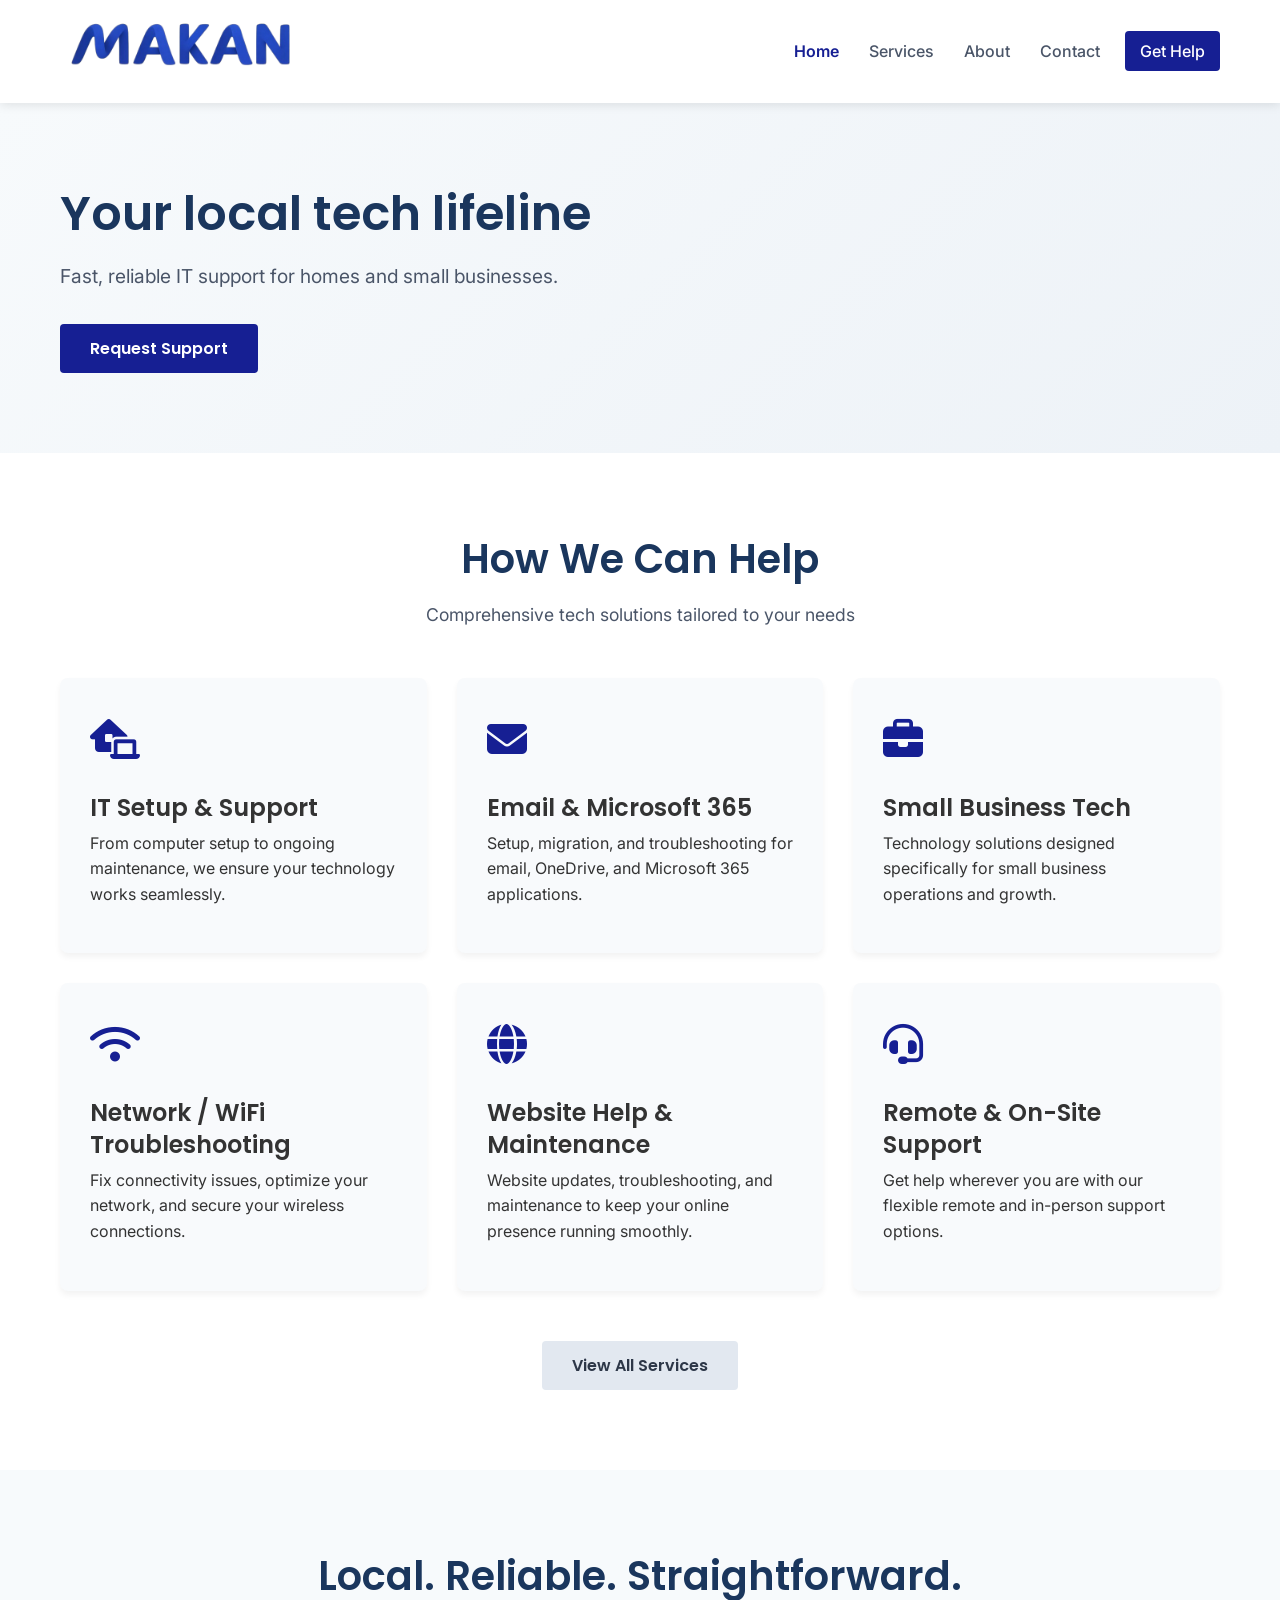
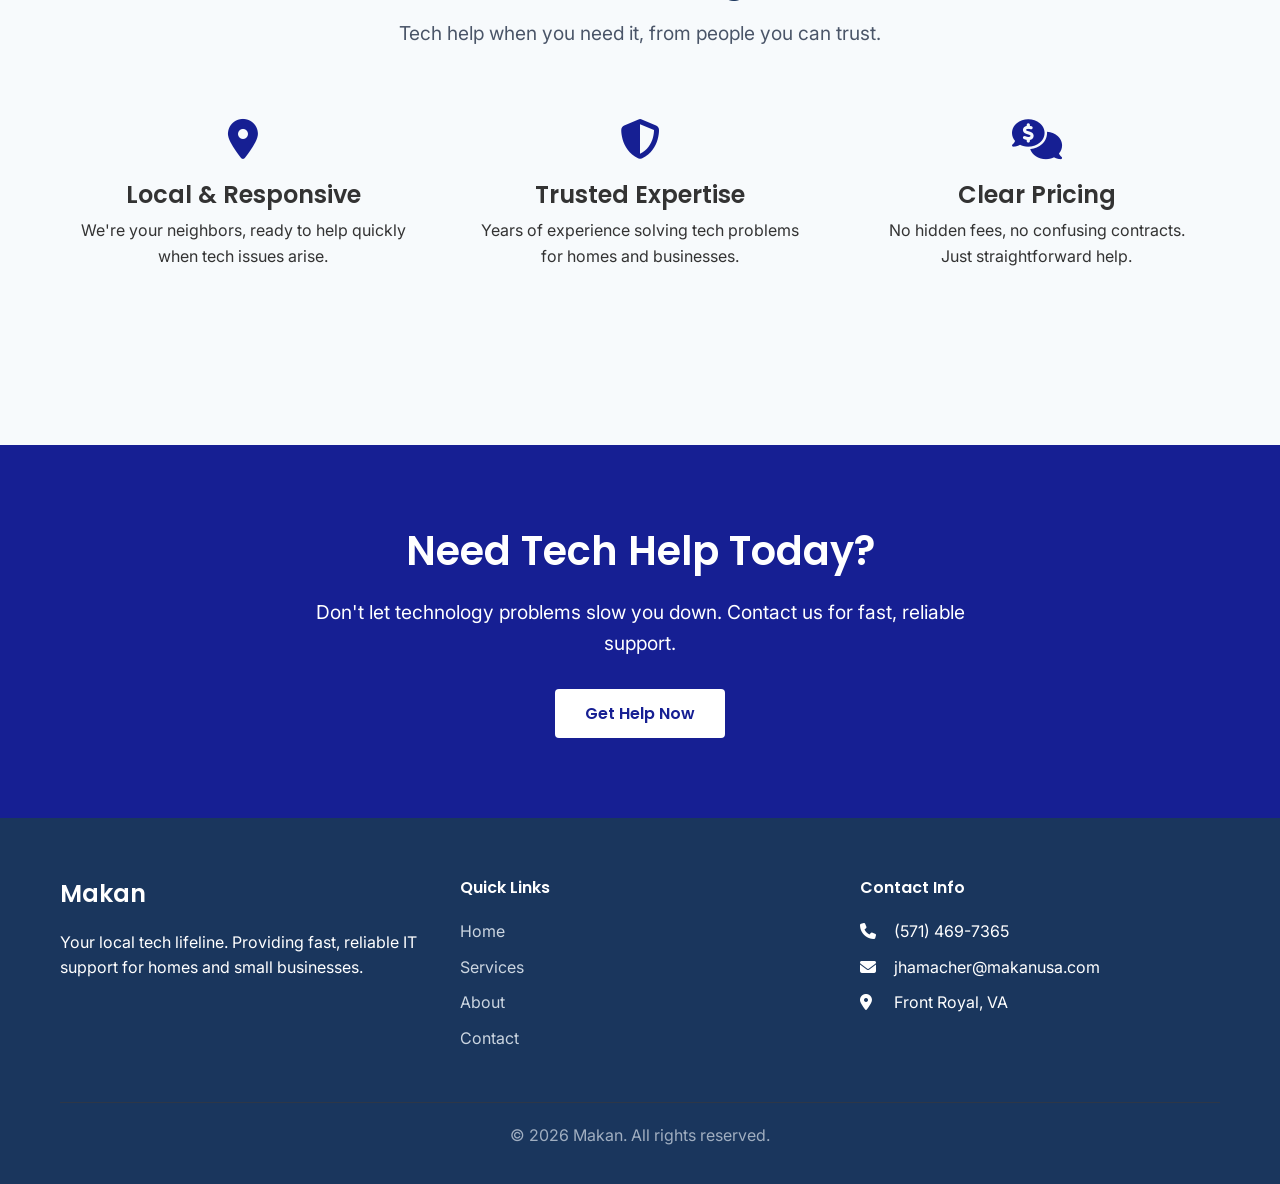
<file: index.html>
<!DOCTYPE html>
<html lang="en">
<head>
    <meta charset="UTF-8">
    <meta name="viewport" content="width=device-width, initial-scale=1.0">
    <title>Makan - Your Local Tech Lifeline</title>
    <link rel="stylesheet" href="css/style.css">
    <link rel="preconnect" href="https://fonts.googleapis.com">
    <link rel="preconnect" href="https://fonts.gstatic.com" crossorigin>
    <link href="https://fonts.googleapis.com/css2?family=Inter:wght@300;400;500;600;700&family=Poppins:wght@400;500;600;700&display=swap" rel="stylesheet">
    <link rel="stylesheet" href="https://cdnjs.cloudflare.com/ajax/libs/font-awesome/6.4.0/css/all.min.css">
</head>
<body>
    <!-- Navigation -->
    <nav class="navbar">
        <div class="container">
            <a href="index.html" class="logo"><img src="images/logo.png" alt="Makan" width="40%"></a>
            <button class="menu-toggle" aria-label="Toggle navigation">
                <i class="fas fa-bars"></i>
            </button>
            <ul class="nav-menu">
                <li><a href="index.html" class="nav-link active">Home</a></li>
                <li><a href="services.html" class="nav-link">Services</a></li>
                <li><a href="about.html" class="nav-link">About</a></li>
                <li><a href="contact.html" class="nav-link">Contact</a></li>
                <li><a href="contact.html" class="nav-link cta-button">Get Help</a></li>
            </ul>
        </div>
    </nav>

    <!-- Hero Section -->
    <section class="hero">
        <div class="container">
            <div class="hero-content">
                <h1 class="hero-title">Your local tech lifeline</h1>
                <p class="hero-subtitle">Fast, reliable IT support for homes and small businesses.</p>
                <a href="contact.html" class="btn btn-primary">Request Support</a>
            </div>
            <!-- <div class="hero-image">
                <div class="image-placeholder">
                    INSERTHERE
                    <p>Hero image placeholder</p>
                </div>
            </div> -->
        </div>
    </section>

    <!-- Services Overview -->
    <section class="services-overview">
        <div class="container">
            <h2 class="section-title">How We Can Help</h2>
            <p class="section-subtitle">Comprehensive tech solutions tailored to your needs</p>
            <div class="services-grid">
                <div class="service-card">
                    <div class="service-icon">
                        <i class="fas fa-laptop-house"></i>
                    </div>
                    <h3>IT Setup & Support</h3>
                    <p>From computer setup to ongoing maintenance, we ensure your technology works seamlessly.</p>
                </div>
                <div class="service-card">
                    <div class="service-icon">
                        <i class="fas fa-envelope"></i>
                    </div>
                    <h3>Email & Microsoft 365</h3>
                    <p>Setup, migration, and troubleshooting for email, OneDrive, and Microsoft 365 applications.</p>
                </div>
                <div class="service-card">
                    <div class="service-icon">
                        <i class="fas fa-briefcase"></i>
                    </div>
                    <h3>Small Business Tech</h3>
                    <p>Technology solutions designed specifically for small business operations and growth.</p>

                </div>
                <div class="service-card">
                    <div class="service-icon">
                        <i class="fas fa-wifi"></i>
                    </div>
                    <h3>Network / WiFi Troubleshooting</h3>
                    <p>Fix connectivity issues, optimize your network, and secure your wireless connections.</p>

                </div>
                <div class="service-card">
                    <div class="service-icon">
                        <i class="fas fa-globe"></i>
                    </div>
                    <h3>Website Help & Maintenance</h3>
                    <p>Website updates, troubleshooting, and maintenance to keep your online presence running smoothly.</p>

                </div>
                <div class="service-card">
                    <div class="service-icon">
                        <i class="fas fa-headset"></i>
                    </div>
                    <h3>Remote & On-Site Support</h3>
                    <p>Get help wherever you are with our flexible remote and in-person support options.</p>

                </div>
            </div>
            <div class="text-center">
                <a href="services.html" class="btn btn-secondary">View All Services</a>
            </div>
        </div>
    </section>

    <!-- Trust Section -->
    <section class="trust">
        <div class="container">
            <h2 class="section-title">Local. Reliable. Straightforward.</h2>
            <p class="trust-statement">Tech help when you need it, from people you can trust.</p>
            
            <div class="trust-features">
                <div class="trust-item">
                    <i class="fas fa-map-marker-alt"></i>
                    <h3>Local & Responsive</h3>
                    <p>We're your neighbors, ready to help quickly when tech issues arise.</p>
                </div>
                <div class="trust-item">
                    <i class="fas fa-shield-alt"></i>
                    <h3>Trusted Expertise</h3>
                    <p>Years of experience solving tech problems for homes and businesses.</p>
                </div>
                <div class="trust-item">
                    <i class="fas fa-comments-dollar"></i>
                    <h3>Clear Pricing</h3>
                    <p>No hidden fees, no confusing contracts. Just straightforward help.</p>
                </div>
            </div>
            
            <!-- Testimonial -->
            <!-- <div class="testimonial">
                <div class="testimonial-content">
                    <i class="fas fa-quote-left"></i>
                    <p>"Makan saved our small business when our network crashed right before a big deadline. They were onsite within hours and had us back up and running with clear explanations. We couldn't ask for better local tech support!"</p>
                    <div class="testimonial-author">
                        <strong>Sarah Johnson</strong>
                        <span>Owner, Johnson & Co.</span>
                    </div>
                </div>
                <div class="testimonial-image">
                    <div class="image-placeholder">
                        INSERTHERE
                        <p>Testimonial image placeholder</p>
                    </div>
                </div>
            </div> -->
        </div>
    </section>

    <!-- CTA Section -->
    <section class="cta">
        <div class="container">
            <h2>Need Tech Help Today?</h2>
            <p>Don't let technology problems slow you down. Contact us for fast, reliable support.</p>
            <a href="contact.html" class="btn btn-primary">Get Help Now</a>
        </div>
    </section>

    <!-- Footer -->
    <footer class="footer">
        <div class="container">
            <div class="footer-content">
                <div class="footer-col">
                    <h3>Makan</h3>
                    <p>Your local tech lifeline. Providing fast, reliable IT support for homes and small businesses.</p>
                </div>
                <div class="footer-col">
                    <h4>Quick Links</h4>
                    <ul>
                        <li><a href="index.html">Home</a></li>
                        <li><a href="services.html">Services</a></li>
                        <li><a href="about.html">About</a></li>
                        <li><a href="contact.html">Contact</a></li>
                    </ul>
                </div>
                <div class="footer-col">
                    <h4>Contact Info</h4>
                    <ul>
                        <li><i class="fas fa-phone"></i> (571) 469-7365</li>
                        <li><i class="fas fa-envelope"></i> jhamacher@makanusa.com</li>
                        <li><i class="fas fa-map-marker-alt"></i> Front Royal, VA</li>
                    </ul>
                </div>
            </div>
            <div class="footer-bottom">
                <p>&copy; 2026 Makan. All rights reserved.</p>
            </div>
        </div>
    </footer>

    <script src="js/script.js"></script>
</body>
</html>
</file>
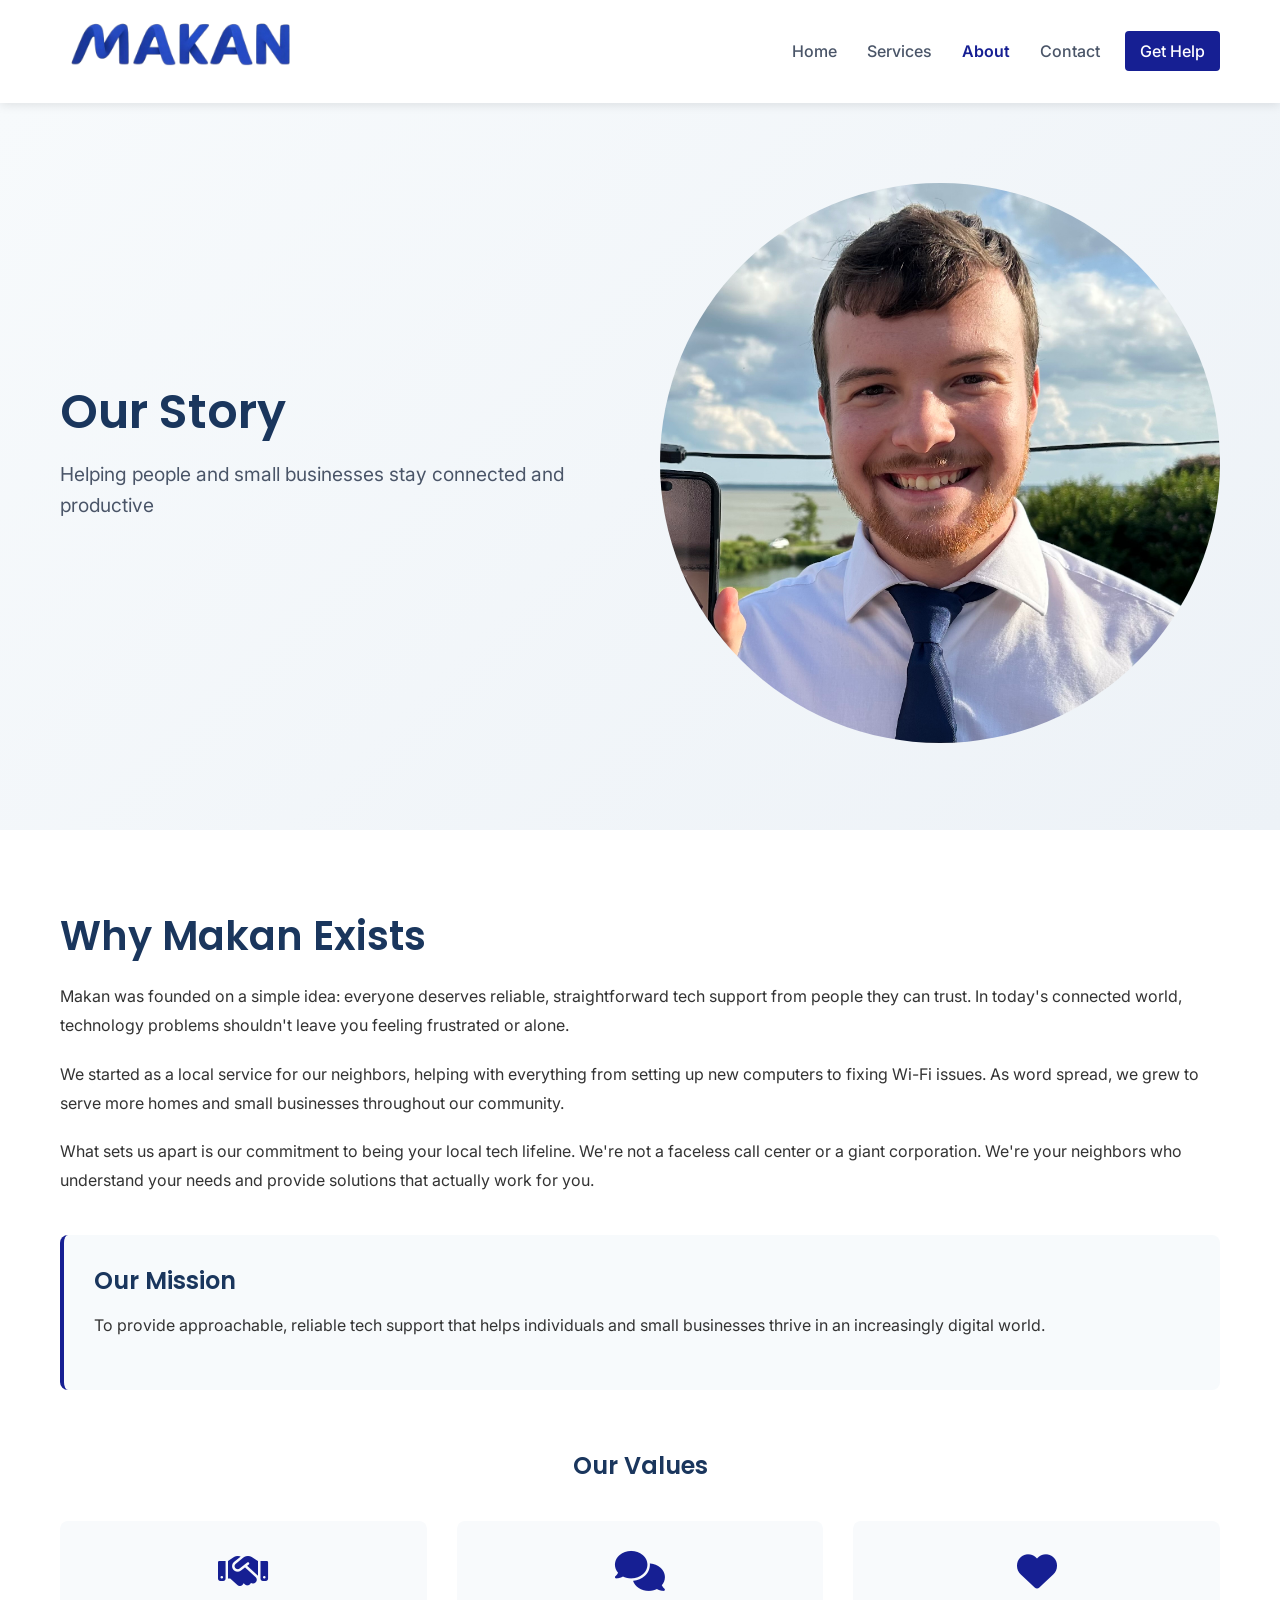
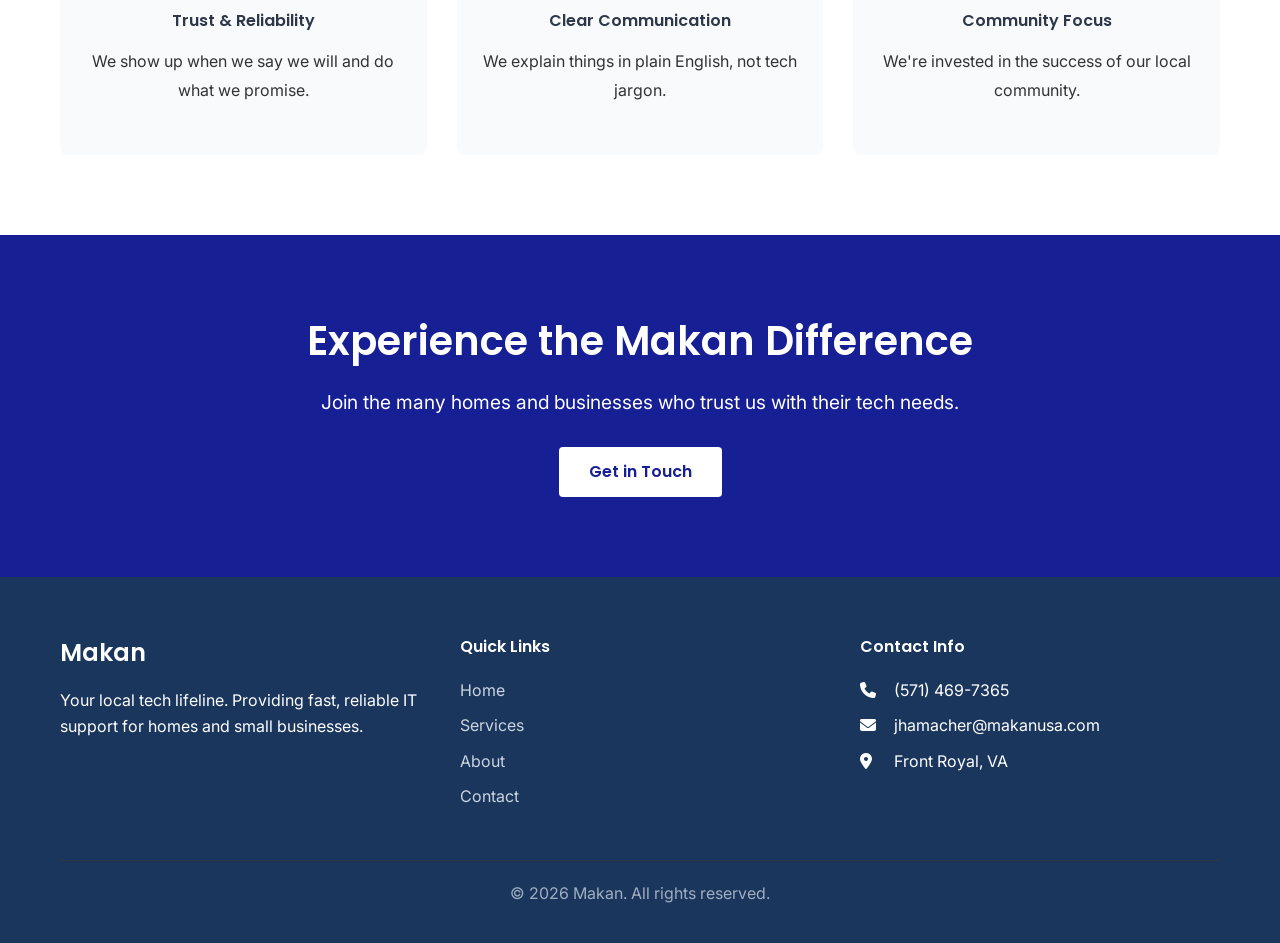
<file: about.html>
<!DOCTYPE html>
<html lang="en">
<head>
    <meta charset="UTF-8">
    <meta name="viewport" content="width=device-width, initial-scale=1.0">
    <title>About Us - Makan</title>
    <link rel="stylesheet" href="css/style.css">
    <link rel="preconnect" href="https://fonts.googleapis.com">
    <link rel="preconnect" href="https://fonts.gstatic.com" crossorigin>
    <link href="https://fonts.googleapis.com/css2?family=Inter:wght@300;400;500;600;700&family=Poppins:wght@400;500;600;700&display=swap" rel="stylesheet">
    <link rel="stylesheet" href="https://cdnjs.cloudflare.com/ajax/libs/font-awesome/6.4.0/css/all.min.css">
</head>
<body>
    <!-- Navigation -->
    <nav class="navbar">
        <div class="container">
            <a href="index.html" class="logo"><img src="images/logo.png" alt="Makan" width="40%"></a>
            <button class="menu-toggle" aria-label="Toggle navigation">
                <i class="fas fa-bars"></i>
            </button>
            <ul class="nav-menu">
                <li><a href="index.html" class="nav-link">Home</a></li>
                <li><a href="services.html" class="nav-link">Services</a></li>
                <li><a href="about.html" class="nav-link active">About</a></li>
                <li><a href="contact.html" class="nav-link">Contact</a></li>
                <li><a href="contact.html" class="nav-link cta-button">Get Help</a></li>
            </ul>
        </div>
    </nav>

    <!-- About Header -->
    <section class="hero">
        <div class="container">
            <div class="hero-content">
                <h1 class="hero-title">Our Story</h1>
                <p class="hero-subtitle">Helping people and small businesses stay connected and productive</p>
            </div>
            <div class="hero-image">
                <img class="image-placeholder" src="images/jake.jpeg" width="100%" style="border-radius: 50%;">
            </div>
        </div>
    </section>

    <!-- About Content -->
    <section class="about-content">
        <div class="container">
            <div class="about-story">
                <h2>Why Makan Exists</h2>
                <p>Makan was founded on a simple idea: everyone deserves reliable, straightforward tech support from people they can trust. In today's connected world, technology problems shouldn't leave you feeling frustrated or alone.</p>
                
                <p>We started as a local service for our neighbors, helping with everything from setting up new computers to fixing Wi-Fi issues. As word spread, we grew to serve more homes and small businesses throughout our community.</p>
                
                <p>What sets us apart is our commitment to being your local tech lifeline. We're not a faceless call center or a giant corporation. We're your neighbors who understand your needs and provide solutions that actually work for you.</p>
                
                <div class="mission-statement">
                    <h3>Our Mission</h3>
                    <p>To provide approachable, reliable tech support that helps individuals and small businesses thrive in an increasingly digital world.</p>
                </div>
                
                <div class="values">
                    <h3>Our Values</h3>
                    <div class="values-grid">
                        <div class="value-item">
                            <i class="fas fa-handshake"></i>
                            <h4>Trust & Reliability</h4>
                            <p>We show up when we say we will and do what we promise.</p>
                        </div>
                        <div class="value-item">
                            <i class="fas fa-comments"></i>
                            <h4>Clear Communication</h4>
                            <p>We explain things in plain English, not tech jargon.</p>
                        </div>
                        <div class="value-item">
                            <i class="fas fa-heart"></i>
                            <h4>Community Focus</h4>
                            <p>We're invested in the success of our local community.</p>
                        </div>
                    </div>
                </div>
            </div>
        </div>
    </section>

    <!-- CTA Section -->
    <section class="cta">
        <div class="container">
            <h2>Experience the Makan Difference</h2>
            <p>Join the many homes and businesses who trust us with their tech needs.</p>
            <a href="contact.html" class="btn btn-primary">Get in Touch</a>
        </div>
    </section>

    <!-- Footer -->
    <footer class="footer">
        <div class="container">
            <div class="footer-content">
                <div class="footer-col">
                    <h3>Makan</h3>
                    <p>Your local tech lifeline. Providing fast, reliable IT support for homes and small businesses.</p>
                </div>
                <div class="footer-col">
                    <h4>Quick Links</h4>
                    <ul>
                        <li><a href="index.html">Home</a></li>
                        <li><a href="services.html">Services</a></li>
                        <li><a href="about.html">About</a></li>
                        <li><a href="contact.html">Contact</a></li>
                    </ul>
                </div>
                <div class="footer-col">
                    <h4>Contact Info</h4>
                    <ul>
                        <li><i class="fas fa-phone"></i> (571) 469-7365</li>
                        <li><i class="fas fa-envelope"></i> jhamacher@makanusa.com</li>
                        <li><i class="fas fa-map-marker-alt"></i> Front Royal, VA</li>
                    </ul>
                </div>
            </div>
            <div class="footer-bottom">
                <p>&copy; 2026 Makan. All rights reserved.</p>
            </div>
        </div>
    </footer>

    <script src="js/script.js"></script>
</body>
</html>
</file>
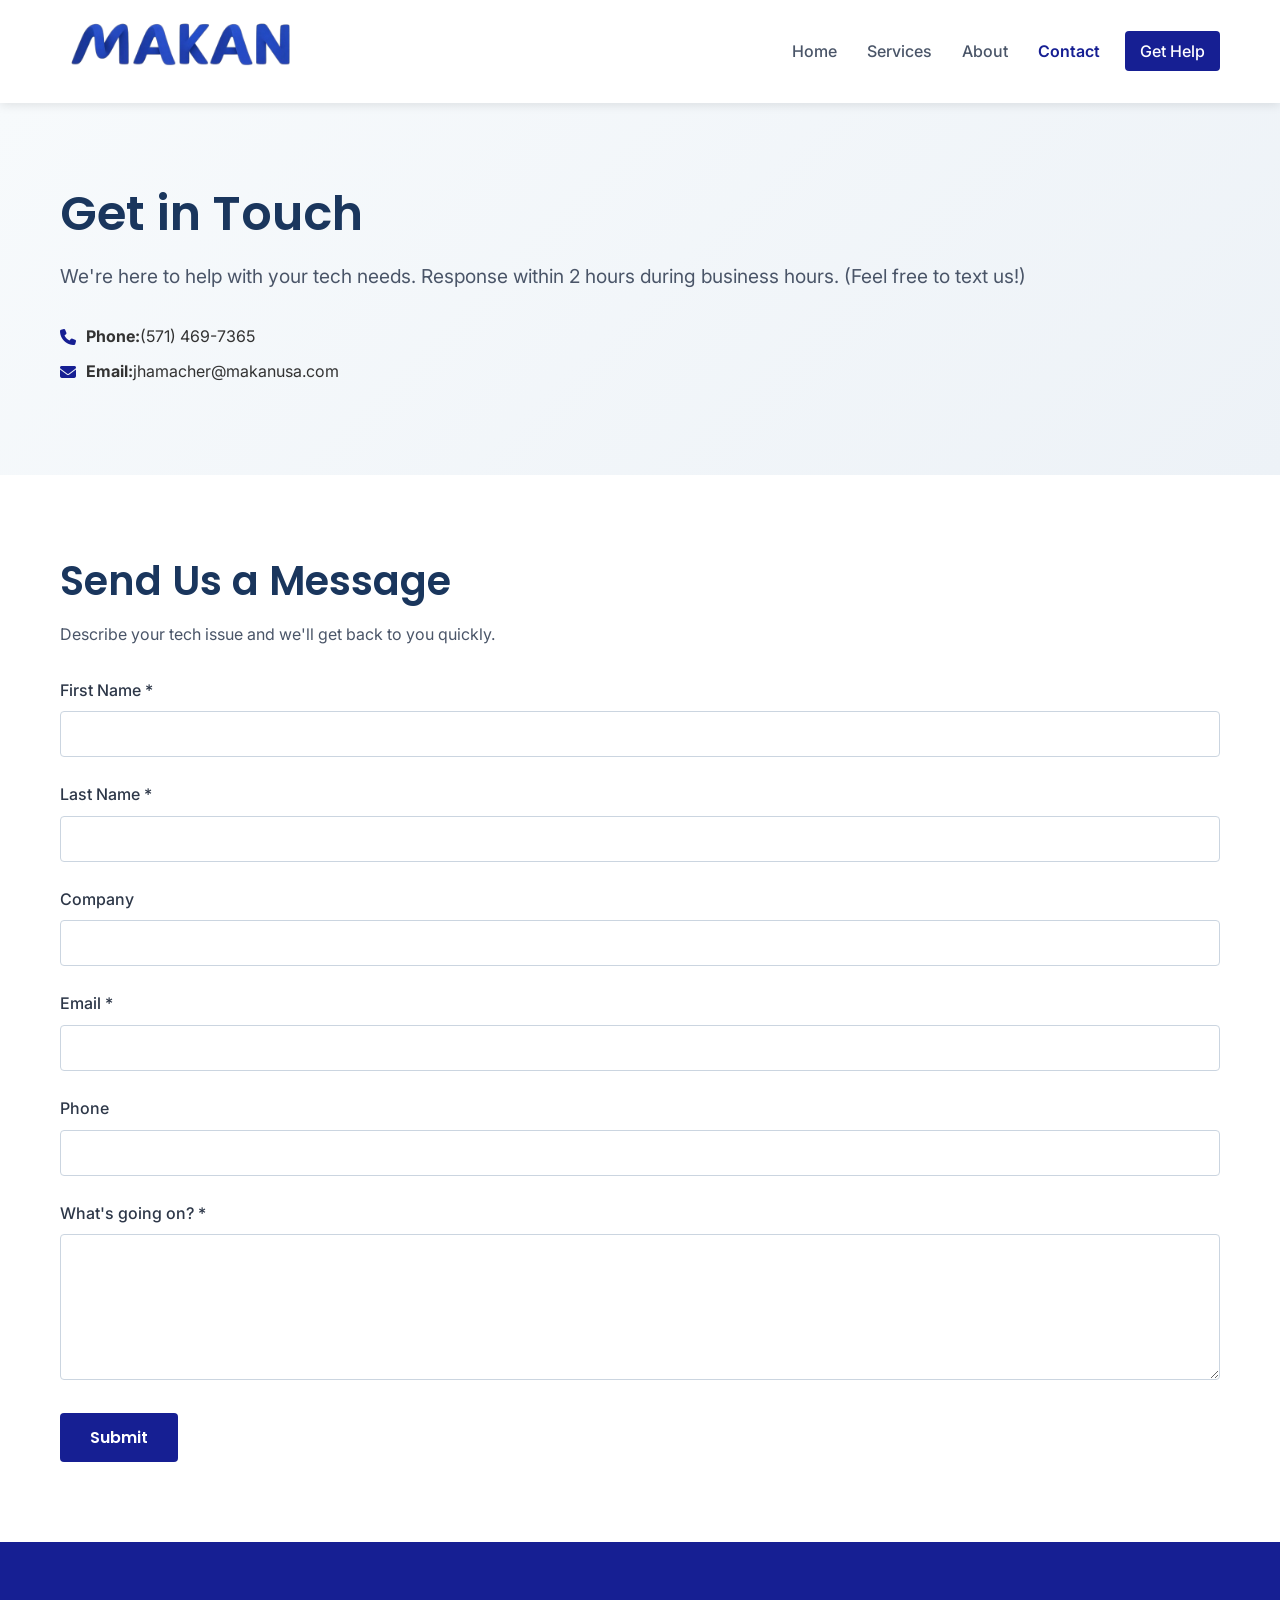
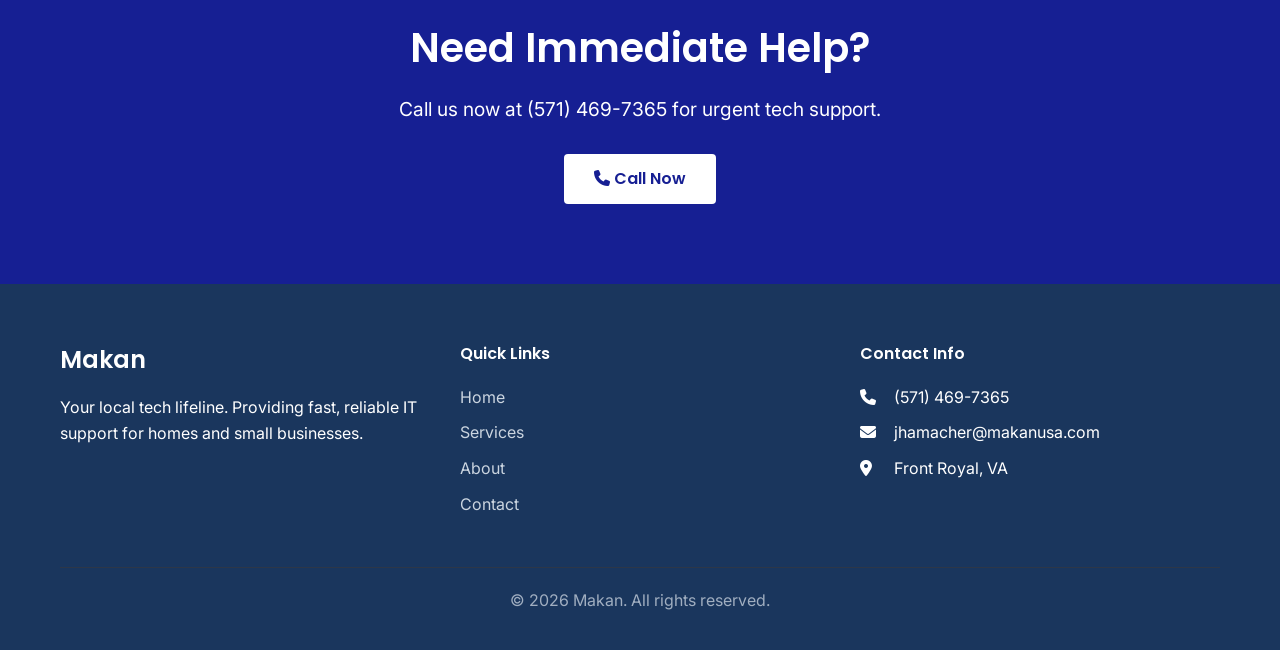
<file: contact.html>
<!DOCTYPE html>
<html lang="en">

<head>
    <meta charset="UTF-8">
    <meta name="viewport" content="width=device-width, initial-scale=1.0">
    <title>Contact Us - Makan</title>
    <link rel="stylesheet" href="css/style.css">
    <link rel="preconnect" href="https://fonts.googleapis.com">
    <link rel="preconnect" href="https://fonts.gstatic.com" crossorigin>
    <link
        href="https://fonts.googleapis.com/css2?family=Inter:wght@300;400;500;600;700&family=Poppins:wght@400;500;600;700&display=swap"
        rel="stylesheet">
    <link rel="stylesheet" href="https://cdnjs.cloudflare.com/ajax/libs/font-awesome/6.4.0/css/all.min.css">
</head>

<body>
    <!-- Navigation -->
    <nav class="navbar">
        <div class="container">
            <a href="index.html" class="logo"><img src="images/logo.png" alt="Makan" width="40%"></a>
            <button class="menu-toggle" aria-label="Toggle navigation">
                <i class="fas fa-bars"></i>
            </button>
            <ul class="nav-menu">
                <li><a href="index.html" class="nav-link">Home</a></li>
                <li><a href="services.html" class="nav-link">Services</a></li>
                <li><a href="about.html" class="nav-link">About</a></li>
                <li><a href="contact.html" class="nav-link active">Contact</a></li>
                <li><a href="contact.html" class="nav-link cta-button">Get Help</a></li>
            </ul>
        </div>
    </nav>

    <!-- Contact Header -->
    <section class="hero">
        <div class="container">
            <div class="hero-content">
                <h1 class="hero-title">Get in Touch</h1>
                <p class="hero-subtitle">We're here to help with your tech needs. Response within 2 hours during
                    business hours. (Feel free to text us!)</p>
                <div class="contact-info">
                    <p><i class="fas fa-phone"></i> <strong>Phone:</strong> (571) 469-7365</p>
                    <p><i class="fas fa-envelope"></i> <strong>Email:</strong> jhamacher@makanusa.com</p>
                </div>
            </div>

        </div>
    </section>

    <!-- Contact Form & Info -->
    <section class="contact-main">
        <div class="container">
            <div class="contact-wrapper">
                <div class="contact-form-container">
                    <h2>Send Us a Message</h2>
                    <p>Describe your tech issue and we'll get back to you quickly.</p>

                    <div id="crmWebToEntityForm" class="crmWebToEntityForm">
                        <form id="webform7399455000000605526" name="WebToLeads7399455000000605526"
                            accept-charset="UTF-8" class="custom-contact-form">

                            <!-- REQUIRED ZOHO FIELDS -->
                            <input type="text" style="display:none;" name="xnQsjsdp"
                                value="c55aca601c968cc743a09e7fd76311befca3c3f39883ac47ff3e13493a68cc3b">

                            <input type="hidden" name="zc_gad" id="zc_gad" value="">

                            <input type="text" style="display:none;" name="xmIwtLD"
                                value="c37b8f47f4c7c15d6e96e63310cc8fdc7f26c04e9303f9a0e6648c0a31b6759371269a1204da5282d374d281991ded49">

                            <input type="text" style="display:none;" name="actionType" value="TGVhZHM=">

                            <input type="text" style="display:none;" name="returnURL" value="null">

                            <!-- Honeypot -->
                            <input type="text" style="display:none;" name="aG9uZXlwb3Q" value="" />

                            <!-- FORM FIELDS -->

                            <div class="form-group">
                                <label for="First_Name">
                                    First Name <span class="required">*</span>
                                </label>

                                <input type="text" id="First_Name" name="First Name" maxlength="40" aria-required="true"
                                    required>
                            </div>

                            <div class="form-group">
                                <label for="Last_Name">
                                    Last Name <span class="required">*</span>
                                </label>

                                <input type="text" id="Last_Name" name="Last Name" maxlength="80" aria-required="true"
                                    required>
                            </div>

                            <div class="form-group">
                                <label for="Company">Company</label>

                                <input type="text" id="Company" name="Company" maxlength="200">
                            </div>

                            <div class="form-group">
                                <label for="Email">
                                    Email <span class="required">*</span>
                                </label>

                                <input type="email" id="Email" name="Email" maxlength="100" aria-required="true"
                                    required>
                            </div>

                            <div class="form-group">
                                <label for="Phone">Phone</label>

                                <input type="text" id="Phone" name="Phone" maxlength="30">
                            </div>

                            <div class="form-group">
                                <label for="Description">
                                    What's going on? <span class="required">*</span>
                                </label>

                                <textarea id="Description" name="Description" rows="6" aria-required="true"
                                    required></textarea>
                            </div>

                            <button type="submit" id="formsubmit" class="btn btn-primary">
                                Submit
                            </button>
                        </form>

                        <div id="form-message"></div>
                    </div>
                </div>
            </div>
    </section>

    <!-- CTA Section -->
    <section class="cta">
        <div class="container">
            <h2>Need Immediate Help?</h2>
            <p>Call us now at (571) 469-7365 for urgent tech support.</p>
            <a href="tel:+15714697365" class="btn btn-primary">
                <i class="fas fa-phone"></i> Call Now
            </a>
        </div>
    </section>

    <!-- Footer -->
    <footer class="footer">
        <div class="container">
            <div class="footer-content">
                <div class="footer-col">
                    <h3>Makan</h3>
                    <p>Your local tech lifeline. Providing fast, reliable IT support for homes and small businesses.</p>
                </div>
                <div class="footer-col">
                    <h4>Quick Links</h4>
                    <ul>
                        <li><a href="index.html">Home</a></li>
                        <li><a href="services.html">Services</a></li>
                        <li><a href="about.html">About</a></li>
                        <li><a href="contact.html">Contact</a></li>
                    </ul>
                </div>
                <div class="footer-col">
                    <h4>Contact Info</h4>
                    <ul>
                        <li><i class="fas fa-phone"></i> (571) 469-7365</li>
                        <li><i class="fas fa-envelope"></i> jhamacher@makanusa.com</li>
                        <li><i class="fas fa-map-marker-alt"></i> Front Royal, VA</li>
                    </ul>
                </div>
            </div>
            <div class="footer-bottom">
                <p>&copy; 2026 Makan. All rights reserved.</p>
            </div>
        </div>
    </footer>

    <script src="js/script.js"></script>
    <script src="https://ajax.googleapis.com/ajax/libs/jquery/3.6.4/jquery.min.js"></script>

    <script>
        function validateEmail7399455000000605526() {
            const email = document.getElementById('Email').value;

            const re = /^[^\s@]+@[^\s@]+\.[^\s@]+$/;

            if (!re.test(email)) {
                alert('Please enter a valid email address.');
                return false;
            }

            return true;
        }

        function checkMandatory7399455000000605526() {

            const requiredFields = [
                'First_Name',
                'Last_Name',
                'Email',
                'Description'
            ];

            for (let field of requiredFields) {

                const input = document.getElementById(field);

                if (!input.value.trim()) {
                    alert(input.previousElementSibling.innerText + ' cannot be empty.');
                    input.focus();
                    return false;
                }
            }

            return validateEmail7399455000000605526();
        }

        $(document).ready(function () {

            $('#webform7399455000000605526').submit(function (e) {

                e.preventDefault();

                if (!checkMandatory7399455000000605526()) {
                    return;
                }

                const form = this;
                const formData = new FormData(form);

                $('#formsubmit')
                    .prop('disabled', true)
                    .text('Sending...');

                $.ajax({
                    url: 'https://crm.zoho.com/crm/WebToLeadForm',
                    type: 'POST',
                    data: formData,
                    cache: false,
                    contentType: false,
                    processData: false,

                    success: function () {

                        $('#form-message').html(
                            '<span style="color:green;">Message sent successfully.</span>'
                        );

                        form.reset();

                        $('#formsubmit')
                            .prop('disabled', false)
                            .text('Submit');
                    },

                    error: function () {

                        $('#form-message').html(
                            '<span style="color:red;">An error occurred. Please try again.</span>'
                        );

                        $('#formsubmit')
                            .prop('disabled', false)
                            .text('Submit');
                    }
                });
            });
        });
    </script>

    <!-- Zoho Analytics -->
    <script id="wf_anal"
        src="https://crm.zohopublic.com/crm/WebFormAnalyticsServeServlet?rid=[base64]&tw=e13d83745e3ebf9c43509075426f6719241d5d156c447bcac6affe872a56a06e">
        </script>
</body>

</html>
</file>
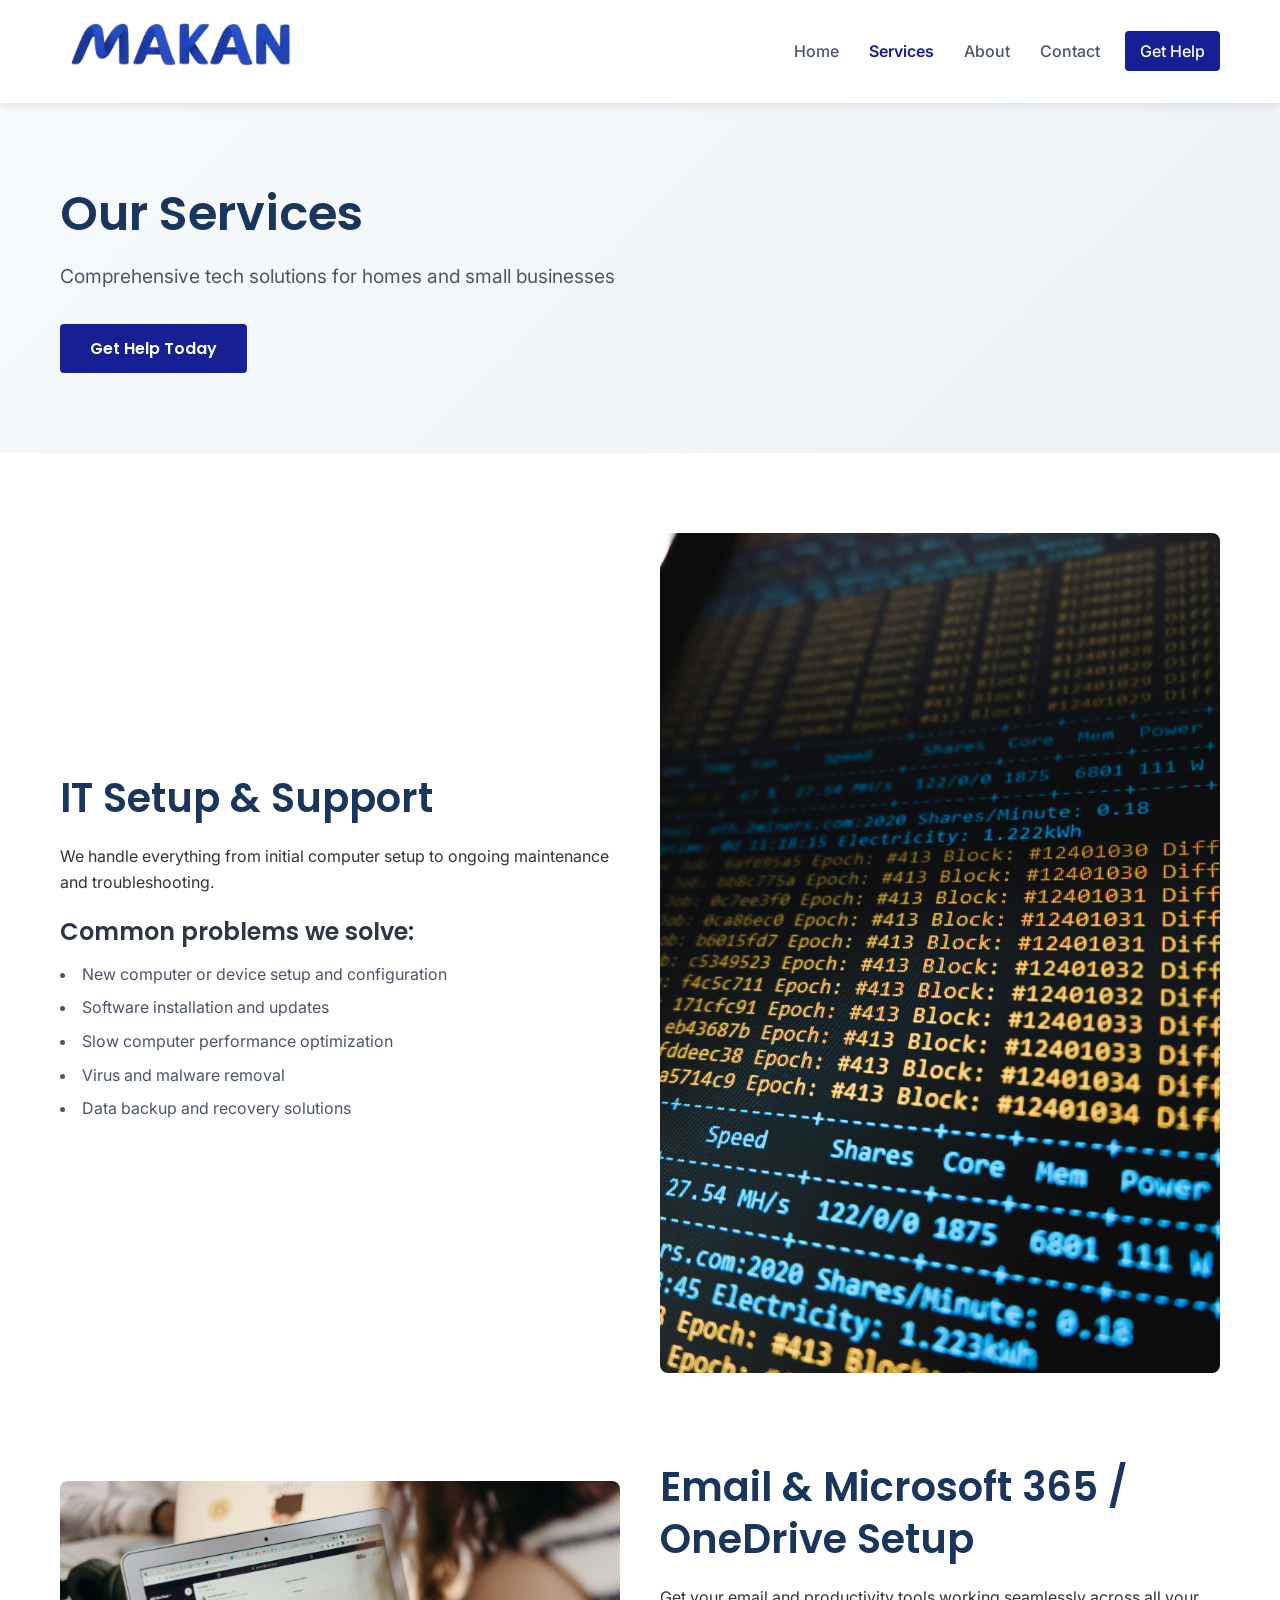
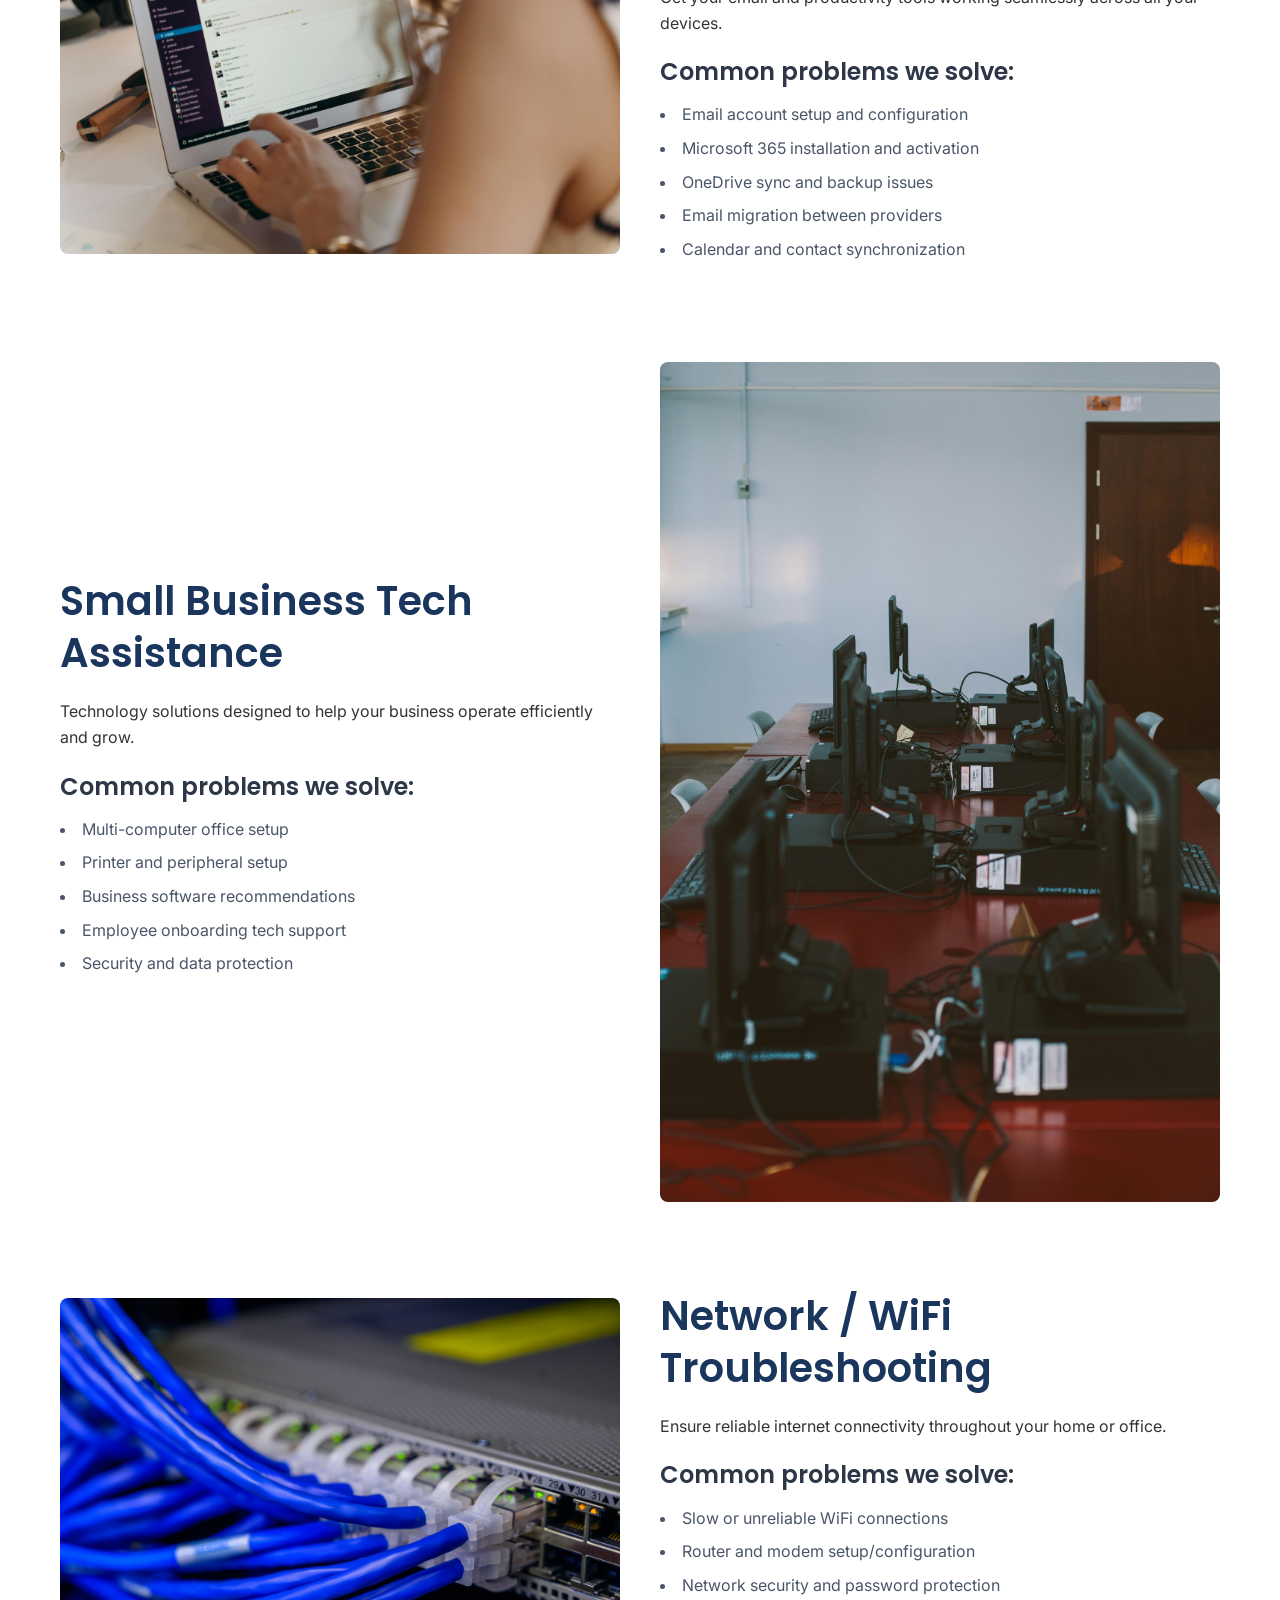
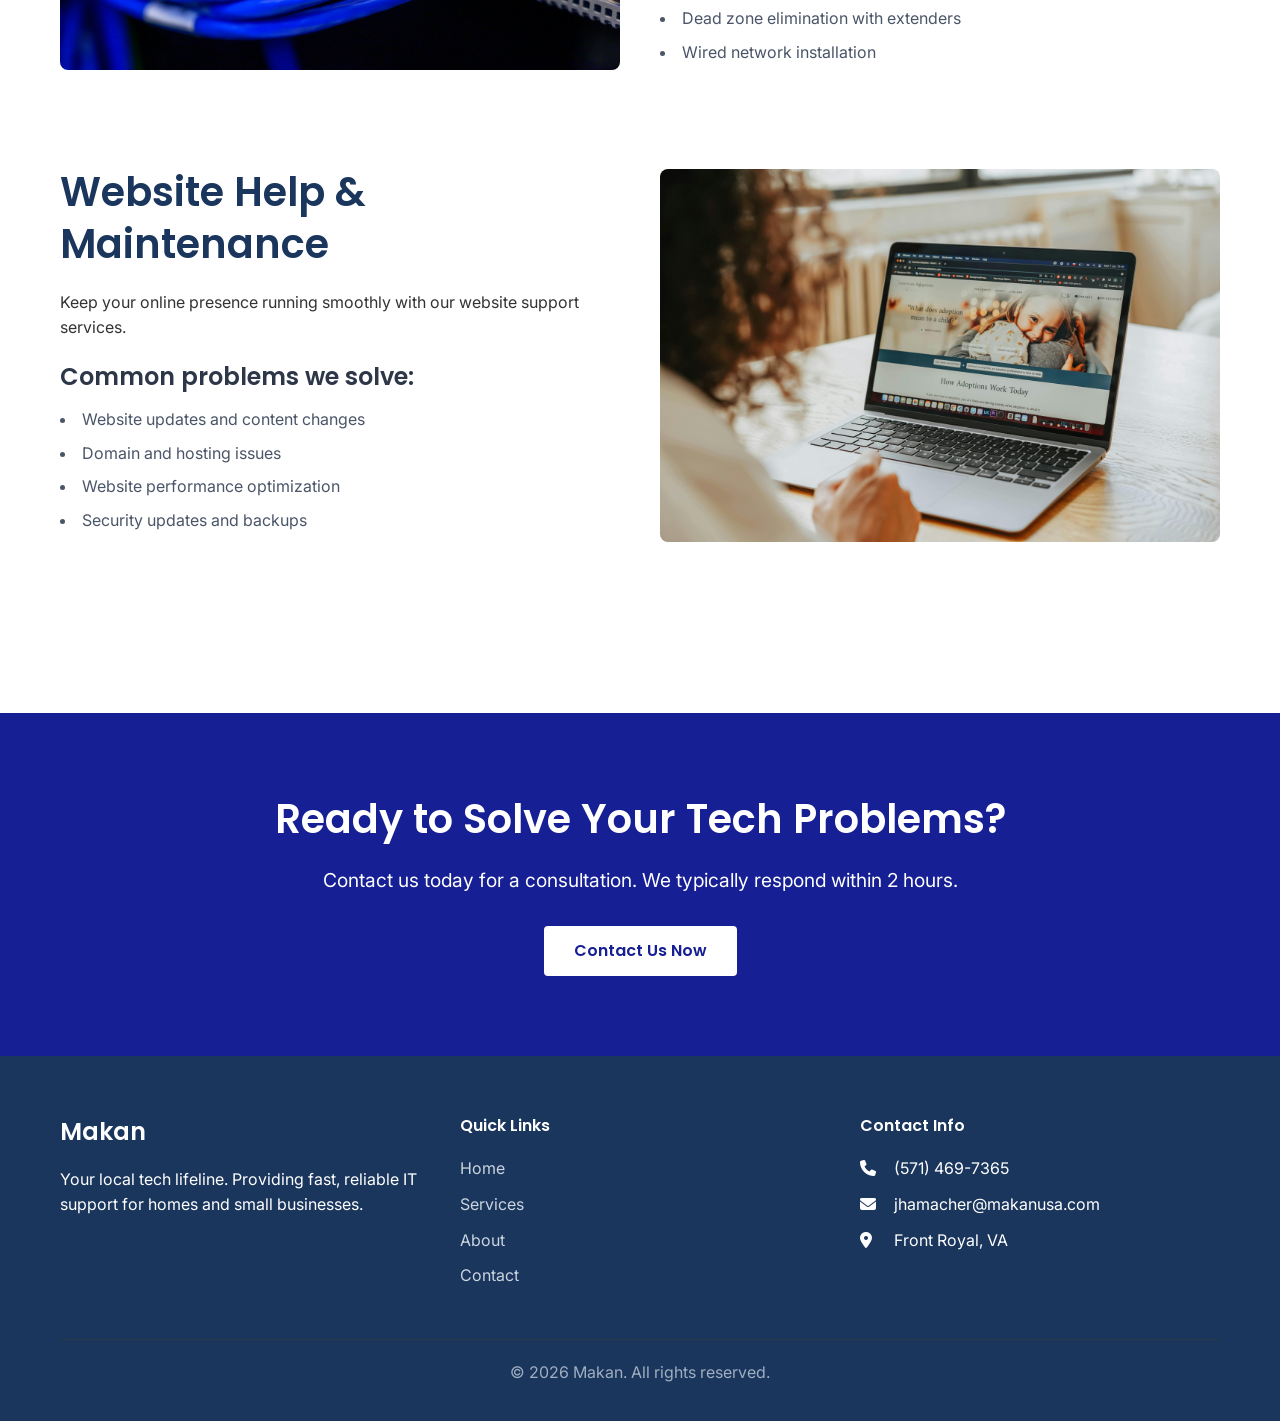
<file: services.html>
<!DOCTYPE html>
<html lang="en">
<head>
    <meta charset="UTF-8">
    <meta name="viewport" content="width=device-width, initial-scale=1.0">
    <title>Our Services - Makan</title>
    <link rel="stylesheet" href="css/style.css">
    <link rel="preconnect" href="https://fonts.googleapis.com">
    <link rel="preconnect" href="https://fonts.gstatic.com" crossorigin>
    <link href="https://fonts.googleapis.com/css2?family=Inter:wght@300;400;500;600;700&family=Poppins:wght@400;500;600;700&display=swap" rel="stylesheet">
    <link rel="stylesheet" href="https://cdnjs.cloudflare.com/ajax/libs/font-awesome/6.4.0/css/all.min.css">
</head>
<body>
    <!-- Navigation -->
    <nav class="navbar">
        <div class="container">
            <a href="index.html" class="logo"><img src="images/logo.png" alt="Makan" width="40%"></a>
            <button class="menu-toggle" aria-label="Toggle navigation">
                <i class="fas fa-bars"></i>
            </button>
            <ul class="nav-menu">
                <li><a href="index.html" class="nav-link">Home</a></li>
                <li><a href="services.html" class="nav-link active">Services</a></li>
                <li><a href="about.html" class="nav-link">About</a></li>
                <li><a href="contact.html" class="nav-link">Contact</a></li>
                <li><a href="contact.html" class="nav-link cta-button">Get Help</a></li>
            </ul>
        </div>
    </nav>

    <!-- Services Header -->
    <section class="hero">
        <div class="container">
            <div class="hero-content">
                <h1 class="hero-title">Our Services</h1>
                <p class="hero-subtitle">Comprehensive tech solutions for homes and small businesses</p>
                <a href="contact.html" class="btn btn-primary">Get Help Today</a>
            </div>

        </div>
    </section>

    <!-- Detailed Services -->
    <section class="services-detail">
        <div class="container">
            <!-- Service 1 -->
            <div class="service-detail-card">
                <div class="service-detail-content">
                    <h2>IT Setup & Support</h2>
                    <p>We handle everything from initial computer setup to ongoing maintenance and troubleshooting.</p>
                    <h3>Common problems we solve:</h3>
                    <ul>
                        <li>New computer or device setup and configuration</li>
                        <li>Software installation and updates</li>
                        <li>Slow computer performance optimization</li>
                        <li>Virus and malware removal</li>
                        <li>Data backup and recovery solutions</li>
                    </ul>
                </div>
                <div class="service-detail-image">
                    <img class="image-placeholder" src="images/data.jpg" width="100%">
                </div>
            </div>
            
            <!-- Service 2 -->
            <div class="service-detail-card reverse">
                <div class="service-detail-content">
                    <h2>Email & Microsoft 365 / OneDrive Setup</h2>
                    <p>Get your email and productivity tools working seamlessly across all your devices.</p>
                    <h3>Common problems we solve:</h3>
                    <ul>
                        <li>Email account setup and configuration</li>
                        <li>Microsoft 365 installation and activation</li>
                        <li>OneDrive sync and backup issues</li>
                        <li>Email migration between providers</li>
                        <li>Calendar and contact synchronization</li>
                    </ul>
                </div>
                <div class="service-detail-image">
                    <img class="image-placeholder" src="images/m365.jpg" width="100%">
                </div>
            </div>
            
            <!-- Service 3 -->
            <div class="service-detail-card">
                <div class="service-detail-content">
                    <h2>Small Business Tech Assistance</h2>
                    <p>Technology solutions designed to help your business operate efficiently and grow.</p>
                    <h3>Common problems we solve:</h3>
                    <ul>
                        <li>Multi-computer office setup</li>
                        <li>Printer and peripheral setup</li>
                        <li>Business software recommendations</li>
                        <li>Employee onboarding tech support</li>
                        <li>Security and data protection</li>
                    </ul>
                </div>
                <div class="service-detail-image">
                    <img class="image-placeholder" src="images/office.jpg" width="100%" height="2%">
                </div>
            </div>
            
            <!-- Service 4 -->
            <div class="service-detail-card reverse">
                <div class="service-detail-content">
                    <h2>Network / WiFi Troubleshooting</h2>
                    <p>Ensure reliable internet connectivity throughout your home or office.</p>
                    <h3>Common problems we solve:</h3>
                    <ul>
                        <li>Slow or unreliable WiFi connections</li>
                        <li>Router and modem setup/configuration</li>
                        <li>Network security and password protection</li>
                        <li>Dead zone elimination with extenders</li>
                        <li>Wired network installation</li>
                    </ul>
                </div>
                <div class="service-detail-image">
                    <img class="image-placeholder" src="images/networking.jpg" width="100%">
                </div>
            </div>
            
            <!-- Service 5 -->
            <div class="service-detail-card">
                <div class="service-detail-content">
                    <h2>Website Help & Maintenance</h2>
                    <p>Keep your online presence running smoothly with our website support services.</p>
                    <h3>Common problems we solve:</h3>
                    <ul>
                        <li>Website updates and content changes</li>
                        <li>Domain and hosting issues</li>
                        <li>Website performance optimization</li>
                        <li>Security updates and backups</li>
                    </ul>
                </div>
                <div class="service-detail-image">
                    <img class="image-placeholder" src="images/website.jpg" width="100%">
                </div>
            </div>
        </div>
    </section>

    <!-- CTA Section -->
    <section class="cta">
        <div class="container">
            <h2>Ready to Solve Your Tech Problems?</h2>
            <p>Contact us today for a consultation. We typically respond within 2 hours.</p>
            <a href="contact.html" class="btn btn-primary">Contact Us Now</a>
        </div>
    </section>

    <!-- Footer -->
    <footer class="footer">
        <div class="container">
            <div class="footer-content">
                <div class="footer-col">
                    <h3>Makan</h3>
                    <p>Your local tech lifeline. Providing fast, reliable IT support for homes and small businesses.</p>
                </div>
                <div class="footer-col">
                    <h4>Quick Links</h4>
                    <ul>
                        <li><a href="index.html">Home</a></li>
                        <li><a href="services.html">Services</a></li>
                        <li><a href="about.html">About</a></li>
                        <li><a href="contact.html">Contact</a></li>
                    </ul>
                </div>
                <div class="footer-col">
                    <h4>Contact Info</h4>
                    <ul>
                        <li><i class="fas fa-phone"></i> (571) 469-7365</li>
                        <li><i class="fas fa-envelope"></i> jhamacher@makanusa.com</li>
                        <li><i class="fas fa-map-marker-alt"></i> Front Royal, VA</li>
                    </ul>
                </div>
            </div>
            <div class="footer-bottom">
                <p>&copy; 2026 Makan. All rights reserved.</p>
            </div>
        </div>
    </footer>

    <script src="js/script.js"></script>
</body>
</html>
</file>
<file: css/style.css>
/* Reset & Base Styles */
* {
    margin: 0;
    padding: 0;
    box-sizing: border-box;
}

body {
    font-family: 'Inter', sans-serif;
    line-height: 1.6;
    color: #333;
    background-color: #fff;
}

.container {
    width: 100%;
    max-width: 1200px;
    margin: 0 auto;
    padding: 0 20px;
}

/* Typography */
h1, h2, h3, h4 {
    font-family: 'Poppins', sans-serif;
    font-weight: 600;
    line-height: 1.3;
}

h1 {
    font-size: 3rem;
}

h2 {
    font-size: 2.5rem;
    margin-bottom: 1rem;
}

h3 {
    font-size: 1.5rem;
    margin-bottom: 0.5rem;
}

p {
    margin-bottom: 1rem;
}

.section-title {
    text-align: center;
    margin-bottom: 1rem;
    color: #1a365d;
}

.section-subtitle {
    text-align: center;
    color: #4a5568;
    margin-bottom: 3rem;
    font-size: 1.1rem;
}

.text-center {
    text-align: center;
}

/* Buttons */
.btn {
    display: inline-block;
    padding: 12px 30px;
    border-radius: 4px;
    text-decoration: none;
    font-weight: 600;
    font-size: 1rem;
    transition: all 0.3s ease;
    border: none;
    cursor: pointer;
    font-family: 'Poppins', sans-serif;
}

.btn-primary {
    background-color: #161f93;
    color: white;
}

.btn-primary:hover {
    background-color: #2c5282;
    transform: translateY(-2px);
}

.btn-secondary {
    background-color: #e2e8f0;
    color: #2d3748;
}

.btn-secondary:hover {
    background-color: #cbd5e0;
    transform: translateY(-2px);
}

/* Navigation */
.navbar {
    background-color: white;
    box-shadow: 0 2px 10px rgba(0, 0, 0, 0.1);
    position: sticky;
    top: 0;
    z-index: 1000;
}

.navbar .container {
    display: flex;
    justify-content: space-between;
    align-items: center;
    padding: 20px;
}

.logo {
    font-family: 'Poppins', sans-serif;
    font-size: 1.8rem;
    font-weight: 700;
    color: #161f93;
    text-decoration: none;
}

.nav-menu {
    display: flex;
    list-style: none;
    align-items: center;
}

.nav-link {
    text-decoration: none;
    color: #4a5568;
    padding: 10px 15px;
    font-weight: 500;
    transition: color 0.3s;
}

.nav-link:hover {
    color: #161f93;
}

.nav-link.active {
    color: #161f93;
    font-weight: 600;
}

.nav-link.cta-button {
    background-color: #161f93;
    color: white;
    border-radius: 4px;
    margin-left: 10px;
}

.nav-link.cta-button:hover {
    background-color: #2c5282;
    color: white;
}

.menu-toggle {
    display: none;
    background: none;
    border: none;
    font-size: 1.5rem;
    color: #4a5568;
    cursor: pointer;
}

/* Hero Section */
.hero {
    padding: 80px 0;
    background: linear-gradient(135deg, #f7fafc 0%, #edf2f7 100%);
}

.hero .container {
    display: flex;
    align-items: center;
    justify-content: space-between;
    flex-wrap: wrap;
}

.hero-content {
    flex: 1;
    min-width: 300px;
    padding-right: 40px;
}

.hero-title {
    font-size: 3rem;
    color: #1a365d;
    margin-bottom: 1rem;
}

.hero-subtitle {
    font-size: 1.2rem;
    color: #4a5568;
    margin-bottom: 2rem;
}

.hero-image {
    flex: 1;
    min-width: 300px;
}

.image-placeholder {
    border-radius: 8px;
}

.image-placeholder.small {
    padding: 30px 10px;
    margin-top: 15px;
    font-size: 0.9rem;
}

/* Services Overview */
.services-overview {
    padding: 80px 0;
    background-color: white;
}

.services-grid {
    display: grid;
    grid-template-columns: repeat(auto-fill, minmax(300px, 1fr));
    gap: 30px;
    margin-bottom: 50px;
}

.service-card {
    background-color: #f8fafc;
    border-radius: 8px;
    padding: 30px;
    box-shadow: 0 4px 6px rgba(0, 0, 0, 0.05);
    transition: transform 0.3s, box-shadow 0.3s;
}

.service-card:hover {
    transform: translateY(-5px);
    box-shadow: 0 10px 15px rgba(0, 0, 0, 0.1);
}

.service-icon {
    font-size: 2.5rem;
    color: #161f93;
    margin-bottom: 20px;
}

/* Trust Section */
.trust {
    padding: 80px 0;
    background-color: #f7fafc;
}

.trust-statement {
    text-align: center;
    font-size: 1.2rem;
    color: #4a5568;
    margin-bottom: 50px;
}

.trust-features {
    display: grid;
    grid-template-columns: repeat(auto-fit, minmax(250px, 1fr));
    gap: 30px;
    margin-bottom: 60px;
}

.trust-item {
    text-align: center;
    padding: 20px;
}

.trust-item i {
    font-size: 2.5rem;
    color: #161f93;
    margin-bottom: 20px;
}

.testimonial {
    display: flex;
    align-items: center;
    background-color: white;
    border-radius: 8px;
    padding: 40px;
    box-shadow: 0 10px 25px rgba(0, 0, 0, 0.05);
    flex-wrap: wrap;
}

.testimonial-content {
    flex: 1;
    min-width: 300px;
    padding-right: 40px;
}

.testimonial-content i.fa-quote-left {
    font-size: 2rem;
    color: #161f93;
    margin-bottom: 20px;
}

.testimonial-author {
    margin-top: 20px;
}

.testimonial-author strong {
    display: block;
    color: #1a365d;
}

.testimonial-author span {
    color: #718096;
    font-size: 0.9rem;
}

.testimonial-image {
    flex: 1;
    min-width: 300px;
}

/* CTA Section */
.cta {
    padding: 80px 0;
    background-color: #161f93;
    color: white;
    text-align: center;
}

.cta h2 {
    font-size: 2.5rem;
    margin-bottom: 20px;
    color: white;
}

.cta p {
    font-size: 1.2rem;
    margin-bottom: 30px;
    max-width: 700px;
    margin-left: auto;
    margin-right: auto;
}

.cta .btn-primary {
    background-color: white;
    color: #161f93;
}

.cta .btn-primary:hover {
    background-color: #f7fafc;
    color: #2c5282;
}

/* Footer */
.footer {
    background-color: #1a365d;
    color: white;
    padding: 60px 0 20px;
}

.footer-content {
    display: grid;
    grid-template-columns: repeat(auto-fit, minmax(250px, 1fr));
    gap: 40px;
    margin-bottom: 40px;
}

.footer-col h3, .footer-col h4 {
    color: white;
    margin-bottom: 20px;
}

.footer-col ul {
    list-style: none;
}

.footer-col ul li {
    margin-bottom: 10px;
}

.footer-col a {
    color: #cbd5e0;
    text-decoration: none;
    transition: color 0.3s;
}

.footer-col a:hover {
    color: white;
}

.footer-col i {
    margin-right: 10px;
    width: 20px;
}

.footer-bottom {
    text-align: center;
    padding-top: 20px;
    border-top: 1px solid #2d3748;
    color: #a0aec0;
}

/* Additional styles for services, about, and contact pages */

/* Services Detail */
.services-detail {
    padding: 80px 0;
}

.service-detail-card {
    display: flex;
    align-items: center;
    margin-bottom: 80px;
    flex-wrap: wrap;
}

.service-detail-card.reverse {
    flex-direction: row-reverse;
}

.service-detail-content {
    flex: 1;
    min-width: 300px;
    padding-right: 40px;
}

.service-detail-card.reverse .service-detail-content {
    padding-right: 0;
    padding-left: 40px;
}

.service-detail-image {
    flex: 1;
    min-width: 300px;
}

.service-detail-content h2 {
    color: #1a365d;
    margin-bottom: 20px;
}

.service-detail-content h3 {
    color: #2d3748;
    margin-top: 20px;
    margin-bottom: 15px;
}

.service-detail-content ul {
    list-style-position: inside;
    margin-bottom: 20px;
}

.service-detail-content li {
    margin-bottom: 8px;
    color: #4a5568;
}

/* About Page */
.about-content {
    padding: 80px 0;
}

.about-story h2 {
    color: #1a365d;
    margin-bottom: 20px;
}

.about-story p {
    margin-bottom: 20px;
    line-height: 1.8;
}

.mission-statement {
    background-color: #f7fafc;
    padding: 30px;
    border-radius: 8px;
    margin: 40px 0;
    border-left: 4px solid #161f93;
}

.mission-statement h3 {
    color: #1a365d;
    margin-bottom: 15px;
}

.values {
    margin-top: 60px;
}

.values h3 {
    text-align: center;
    margin-bottom: 40px;
    color: #1a365d;
}

.values-grid {
    display: grid;
    grid-template-columns: repeat(auto-fit, minmax(250px, 1fr));
    gap: 30px;
}

.value-item {
    text-align: center;
    padding: 30px 20px;
    background-color: #f8fafc;
    border-radius: 8px;
    transition: transform 0.3s;
}

.value-item:hover {
    transform: translateY(-5px);
}

.value-item i {
    font-size: 2.5rem;
    color: #161f93;
    margin-bottom: 20px;
}

.value-item h4 {
    color: #2d3748;
    margin-bottom: 15px;
}

/* Contact Page */
.contact-main {
    padding: 80px 0;
}

.contact-wrapper {
    display: grid;
    grid-template-columns: repeat(auto-fit, minmax(300px, 1fr));
    gap: 60px;
}

.contact-form-container h2,
.contact-info-container h2 {
    color: #1a365d;
    margin-bottom: 15px;
}

.contact-form-container p,
.contact-info-container p {
    margin-bottom: 30px;
    color: #4a5568;
}

.form-group {
    margin-bottom: 25px;
}

.form-group label {
    display: block;
    margin-bottom: 8px;
    font-weight: 500;
    color: #2d3748;
}

.form-group input,
.form-group select,
.form-group textarea {
    width: 100%;
    padding: 12px 15px;
    border: 1px solid #cbd5e0;
    border-radius: 4px;
    font-family: 'Inter', sans-serif;
    font-size: 1rem;
    transition: border-color 0.3s;
}

.form-group input:focus,
.form-group select:focus,
.form-group textarea:focus {
    outline: none;
    border-color: #161f93;
}

.contact-methods {
    margin-bottom: 40px;
}

.contact-method {
    margin-bottom: 30px;
    padding-bottom: 30px;
    border-bottom: 1px solid #e2e8f0;
}

.contact-method:last-child {
    border-bottom: none;
}

.contact-method i {
    font-size: 2rem;
    color: #161f93;
    margin-bottom: 15px;
}

.contact-method h3 {
    color: #2d3748;
    margin-bottom: 10px;
}

.map-placeholder {
    margin-top: 40px;
}

.map-placeholder h3 {
    color: #1a365d;
    margin-bottom: 20px;
}

.contact-info {
    margin-top: 20px;
}

.contact-info p {
    margin-bottom: 10px;
    display: flex;
    align-items: center;
}

.contact-info i {
    margin-right: 10px;
    color: #161f93;
}

/* Responsive Design */
@media (max-width: 768px) {
    h1 {
        font-size: 2.5rem;
    }
    
    h2 {
        font-size: 2rem;
    }
    
    .menu-toggle {
        display: block;
    }
    
    .nav-menu {
        position: fixed;
        left: -100%;
        top: 70px;
        flex-direction: column;
        background-color: white;
        width: 100%;
        text-align: center;
        transition: 0.3s;
        box-shadow: 0 10px 27px rgba(0, 0, 0, 0.05);
        padding: 20px 0;
    }
    
    .nav-menu.active {
        left: 0;
    }
    
    .nav-link {
        padding: 15px;
        display: block;
    }
    
    .hero .container {
        flex-direction: column;
    }
    
    .hero-content {
        padding-right: 0;
        margin-bottom: 40px;
        text-align: center;
    }
    
    .testimonial {
        flex-direction: column;
    }
    
    .testimonial-content {
        padding-right: 0;
        margin-bottom: 30px;
    }
    
    .service-detail-content,
    .service-detail-card.reverse .service-detail-content {
        padding-right: 0;
        padding-left: 0;
        margin-bottom: 30px;
    }
    
    .contact-wrapper {
        gap: 40px;
    }
}
</file>
